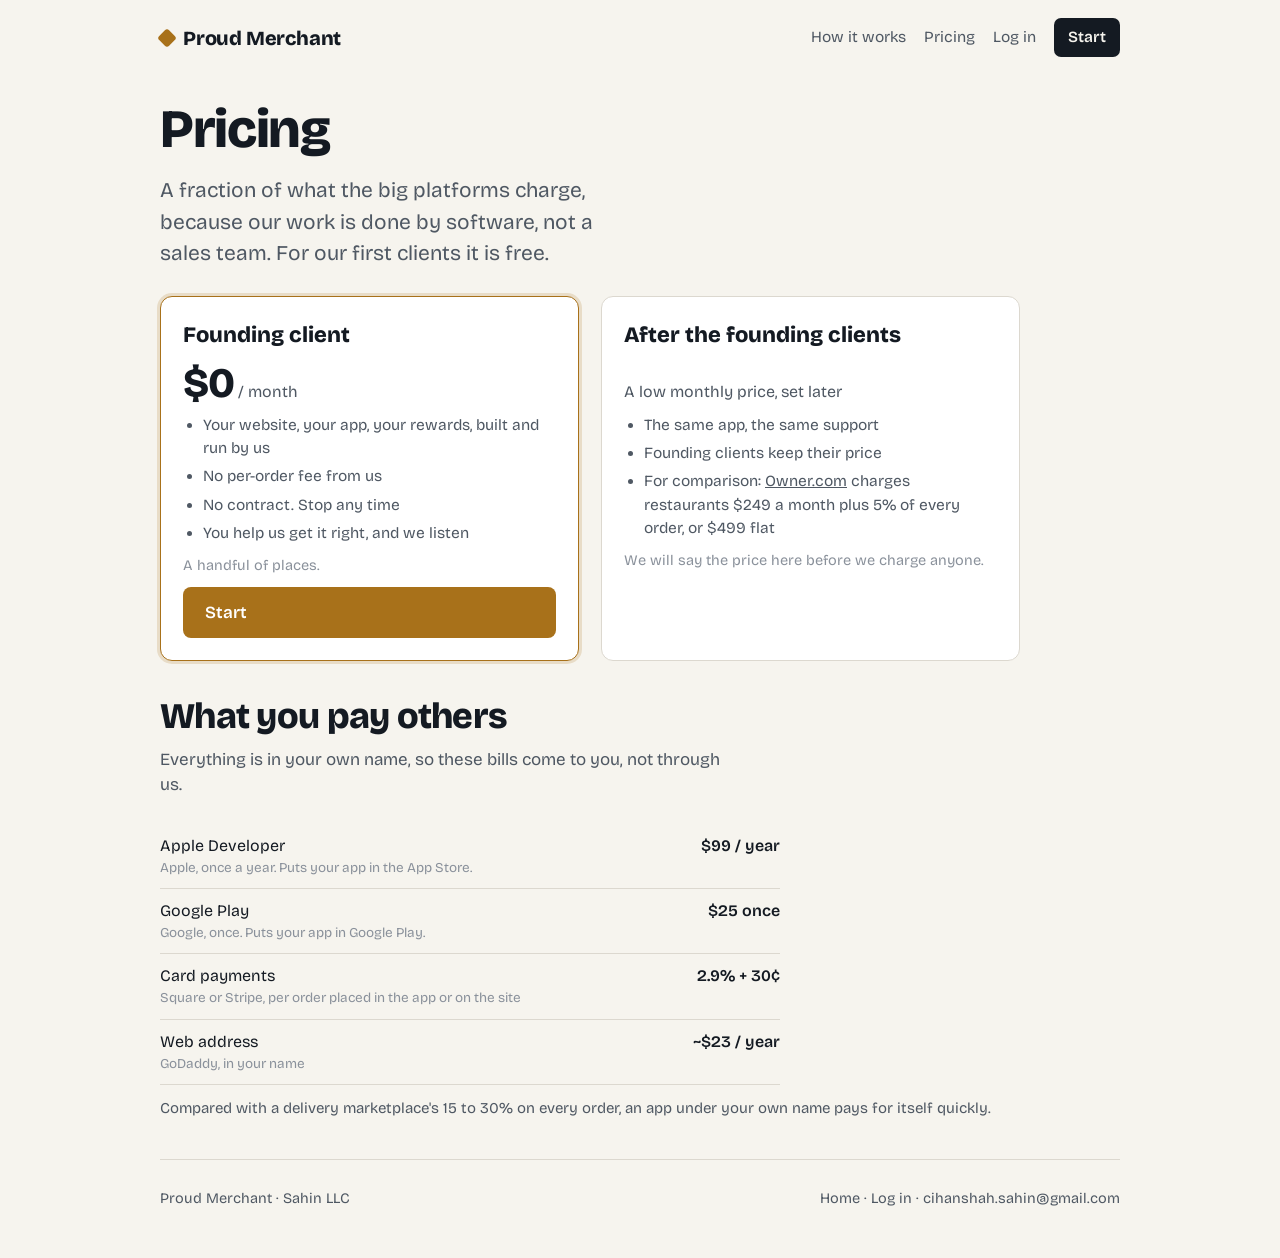
<file: pricing.html>
<!doctype html>
<html lang="en">
<head>
<meta charset="utf-8">
<meta name="viewport" content="width=device-width, initial-scale=1, viewport-fit=cover">
<meta name="robots" content="noindex">
<title>Pricing · Proud Merchant</title>
<meta name="description" content="What a Proud Merchant app costs: free for our first clients, and the small bills in your own name.">
<link rel="stylesheet" href="https://fonts.googleapis.com/css2?family=Bricolage+Grotesque:opsz,wght@12..96,400;12..96,600;12..96,800&display=swap">
<link rel="stylesheet" href="pm.css">
<style>
  .plans{display:grid;grid-template-columns:1fr 1fr;gap:22px;max-width:860px;margin-block:8px 36px}
  .plan{border:1px solid var(--line);border-radius:12px;padding:22px;background:var(--card);display:grid;gap:10px;align-content:start}
  .plan.now{border-color:var(--brass);box-shadow:0 0 0 3px color-mix(in srgb, var(--brass) 18%, transparent)}
  .plan h3{margin:0;font-size:22px;font-weight:800}
  .price{font-size:42px;font-weight:800;letter-spacing:-.02em;line-height:1}
  .price small{font-size:16px;font-weight:400;color:var(--ink2);letter-spacing:0}
  .plan ul{margin:0;padding-left:20px;color:var(--ink2);font-size:15.5px;display:grid;gap:5px}
  .plan .later{color:var(--ink3);font-size:14.5px;margin:0}
  @media (max-width:720px){ .plans{grid-template-columns:1fr} }
</style>
</head>
<body>
<div class="wrap">
  <header class="bar">
    <a class="brand" href="./"><i></i>Proud Merchant</a>
    <nav class="links" aria-label="Site">
      <a href="./#how">How it works</a>
      <a href="pricing.html">Pricing</a>
      <a href="login.html">Log in</a>
      <a class="cta" href="./#start">Start</a>
    </nav>
  </header>

  <section style="padding-block:28px 0">
    <h1 style="font-size:clamp(34px,5vw,54px)">Pricing</h1>
    <p class="lede">A fraction of what the big platforms charge, because our work is done by software, not a sales team. For our first clients it is free.</p>
  </section>

  <div class="plans">
    <div class="plan now">
      <h3>Founding client</h3>
      <div class="price">$0<small> / month</small></div>
      <ul>
        <li>Your website, your app, your rewards, built and run by us</li>
        <li>No per-order fee from us</li>
        <li>No contract. Stop any time</li>
        <li>You help us get it right, and we listen</li>
      </ul>
      <p class="later">A handful of places.</p>
      <a class="btn brass" href="./#start">Start</a>
    </div>
    <div class="plan">
      <h3>After the founding clients</h3>
      <div class="price"><small>A low monthly price, set later</small></div>
      <ul>
        <li>The same app, the same support</li>
        <li>Founding clients keep their price</li>
        <li>For comparison: <a href="https://www.owner.com/pricing">Owner.com</a> charges restaurants $249 a month plus 5% of every order, or $499 flat</li>
      </ul>
      <p class="later">We will say the price here before we charge anyone.</p>
    </div>
  </div>

  <h2>What you pay others</h2>
  <p class="sub">Everything is in your own name, so these bills come to you, not through us.</p>
  <div class="scroll"><table style="max-width:620px"><tbody>
    <tr><td>Apple Developer<span>Apple, once a year. Puts your app in the App Store.</span></td><td class="r">$99 / year</td></tr>
    <tr><td>Google Play<span>Google, once. Puts your app in Google Play.</span></td><td class="r">$25 once</td></tr>
    <tr><td>Card payments<span>Square or Stripe, per order placed in the app or on the site</span></td><td class="r">2.9% + 30¢</td></tr>
    <tr><td>Web address<span>GoDaddy, in your name</span></td><td class="r">~$23 / year</td></tr>
  </tbody></table></div>
  <p class="aside">Compared with a delivery marketplace's 15 to 30% on every order, an app under your own name pays for itself quickly.</p>

  <footer style="margin-top:40px">
    <span>Proud Merchant · Sahin LLC</span>
    <span><a href="./">Home</a> · <a href="login.html">Log in</a> · cihanshah.sahin@gmail.com</span>
  </footer>
</div>
</body>
</html>
</file>
<file: pm.css>
/* Proud Merchant: one look for every page. Colors are tokens; dark follows the viewer. */
:root{
  color-scheme: light;
  --paper:#F6F4EE; --card:#FFFFFF; --ink:#141A22; --ink2:#4F5863; --ink3:#8A919B;
  --line:#DCD8CF; --brass:#A8711A; --todo:#B3261E; --done:#2F6B4F; --tint:#ECE8DF; --phone:#141A22;
  --sans:"Bricolage Grotesque","Helvetica Neue",Arial,sans-serif;
}
@media (prefers-color-scheme: dark){
  :root:not([data-theme="light"]){
    color-scheme: dark;
    --paper:#15181C; --card:#1E2228; --ink:#F2EFE8; --ink2:#AAB0B8; --ink3:#767D86;
    --line:#2E333A; --brass:#D59A3A; --todo:#E36B63; --done:#6DBF93; --tint:#242930; --phone:#0C0E11;
  }
}
:root[data-theme="dark"]{
  color-scheme: dark;
  --paper:#15181C; --card:#1E2228; --ink:#F2EFE8; --ink2:#AAB0B8; --ink3:#767D86;
  --line:#2E333A; --brass:#D59A3A; --todo:#E36B63; --done:#6DBF93; --tint:#242930; --phone:#0C0E11;
}
*{box-sizing:border-box}
[hidden]{display:none!important}
html,body{margin:0}
body{background:var(--paper);color:var(--ink);font-family:var(--sans);font-size:17px;line-height:1.5;padding-inline:16px;padding-block:0 48px}
a{color:inherit}
.wrap{max-width:960px;margin-inline:auto}
.narrow{max-width:680px;margin-inline:auto}

header.bar{display:flex;justify-content:space-between;align-items:center;gap:16px;padding-block:18px;flex-wrap:wrap}
.brand{font-weight:800;font-size:20px;letter-spacing:-.01em;text-decoration:none;display:flex;align-items:center;gap:9px}
.brand i{width:14px;height:14px;border-radius:3px;background:var(--brass);display:inline-block;transform:rotate(45deg)}
nav.links{display:flex;gap:18px;font-size:15.5px;flex-wrap:wrap;align-items:center}
nav.links a{text-decoration:none;color:var(--ink2)}
nav.links a.cta{color:var(--paper);background:var(--ink);font-weight:600;padding:8px 14px;border-radius:7px}

h1{font-size:clamp(38px,6vw,64px);line-height:1;font-weight:800;letter-spacing:-.025em;margin:0 0 18px;text-wrap:balance}
h2{font-size:clamp(26px,3.6vw,36px);font-weight:800;letter-spacing:-.02em;line-height:1.1;margin:0 0 10px;text-wrap:balance}
.lede{font-size:clamp(18px,2.2vw,21px);color:var(--ink2);margin:0 0 26px;max-width:34ch;text-wrap:pretty}
.sub{color:var(--ink2);margin:0 0 26px;max-width:52ch}
.aside{margin:12px 0 0;color:var(--ink2);font-size:15px}
.btn{display:inline-block;background:var(--ink);color:var(--paper);font-weight:600;font-size:17px;padding:13px 22px;border-radius:8px;text-decoration:none;border:0;cursor:pointer;font-family:inherit}
.btn.brass{background:var(--brass);color:#fff}
.btn:disabled{opacity:.6;cursor:default}
section.block{padding-block:40px;border-top:1px solid var(--line)}

.f{display:grid;gap:6px;min-width:0}
.f label,.f .lab{font-weight:600;font-size:15px}
.f input,.f select{font:inherit;font-size:17px;color:var(--ink);background:var(--card);border:1px solid var(--line);border-radius:8px;padding:11px 12px;width:100%}
.f .opt{color:var(--ink3);font-weight:400;font-size:13.5px}
.choice{display:flex;gap:8px;flex-wrap:wrap}
.choice button{font:inherit;font-size:15.5px;background:var(--card);color:var(--ink);border:1px solid var(--line);border-radius:999px;padding:7px 15px;cursor:pointer}
.choice button[aria-pressed="true"]{background:var(--ink);border-color:var(--ink);color:var(--paper);font-weight:600}
.msg{color:var(--ink2);font-size:15px;min-height:1.4em;margin:0}
.msg.err{color:var(--todo)}
.msg.ok{color:var(--done);font-weight:600}
:focus-visible{outline:2px solid var(--brass);outline-offset:2px}

.scroll{overflow-x:auto}
table{border-collapse:collapse;width:100%;font-size:16px}
td{padding:10px 12px 10px 0;border-bottom:1px solid var(--line);vertical-align:top}
td.r{text-align:right;padding-right:0;white-space:nowrap;font-weight:600;font-variant-numeric:tabular-nums}
td span{color:var(--ink3);font-size:13.5px;display:block}

footer{padding-top:28px;border-top:1px solid var(--line);color:var(--ink2);font-size:14.5px;display:flex;justify-content:space-between;gap:12px;flex-wrap:wrap}
footer a{text-decoration:none}
</file>
